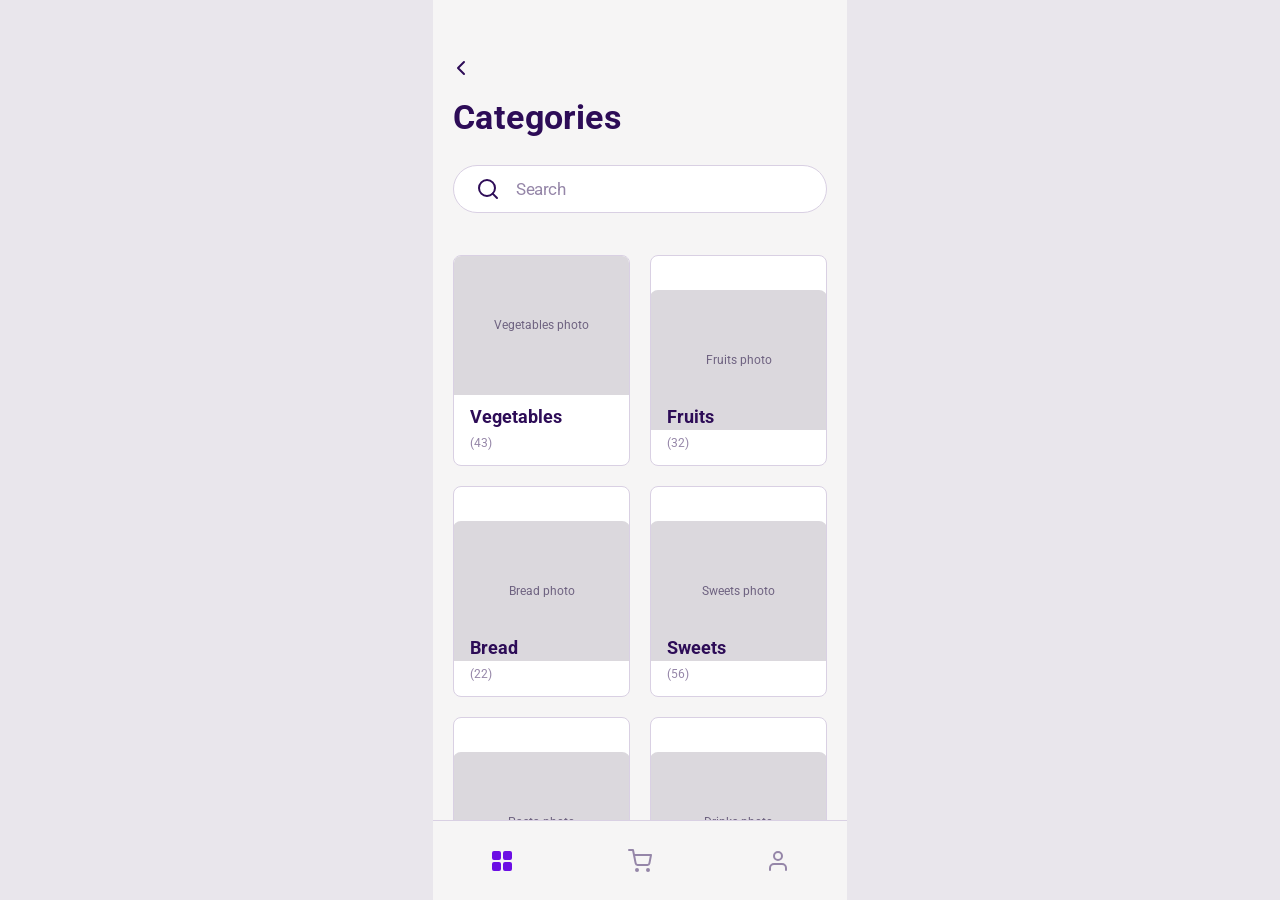
<file: index.html>
<!doctype html>
<html lang="en">
<head>
<meta charset="utf-8">
<meta name="viewport" content="width=device-width, initial-scale=1, viewport-fit=cover">
<meta name="theme-color" content="#F6F5F5">
<title>Categories · Delivery App</title>
<link rel="preconnect" href="https://fonts.googleapis.com">
<link rel="preconnect" href="https://fonts.gstatic.com" crossorigin>
<link rel="stylesheet" href="https://fonts.googleapis.com/css2?family=Roboto:wght@400;700&display=swap">
<link rel="stylesheet" href="styles.css">
<script src="app.js"></script>
</head>
<body>
<main class="screen">
  <div class="scroll">
    <div class="nav">
      <button type="button" class="back" id="back" aria-label="Back" style="background:none;border:0;padding:0;cursor:pointer">
        <svg width="24" height="24" viewBox="0 0 24 24" fill="none" stroke="currentColor" stroke-width="2" stroke-linecap="round" stroke-linejoin="round" aria-hidden="true"><polyline points="15 18 9 12 15 6"/></svg>
      </button>
    </div>

    <h1 class="large-title">Categories</h1>

    <label class="search">
      <svg width="24" height="24" viewBox="0 0 24 24" fill="none" stroke="currentColor" stroke-width="2" stroke-linecap="round" stroke-linejoin="round" aria-hidden="true"><circle cx="11" cy="11" r="8"/><line x1="21" y1="21" x2="16.65" y2="16.65"/></svg>
      <span class="visually-hidden">Search categories</span>
      <input type="search" id="q" placeholder="Search" autocomplete="off">
    </label>

    <div class="grid" id="grid"></div>
  </div>

  <nav class="tabbar" aria-label="Main">
    <a class="tab" href="index.html" aria-label="Categories" aria-current="page">
      <svg class="grid-icon" width="24" height="24" viewBox="0 0 24 24" fill="none" stroke="currentColor" stroke-width="2" stroke-linejoin="round" aria-hidden="true"><rect x="3" y="3" width="7" height="7" rx="1"/><rect x="14" y="3" width="7" height="7" rx="1"/><rect x="14" y="14" width="7" height="7" rx="1"/><rect x="3" y="14" width="7" height="7" rx="1"/></svg>
    </a>
    <button type="button" class="tab tab-cart" aria-label="Cart">
      <svg width="24" height="24" viewBox="0 0 24 24" fill="none" stroke="currentColor" stroke-width="2" stroke-linecap="round" stroke-linejoin="round" aria-hidden="true"><circle cx="9" cy="21" r="1"/><circle cx="20" cy="21" r="1"/><path d="M1 1h4l2.68 13.39a2 2 0 0 0 2 1.61h9.72a2 2 0 0 0 2-1.61L23 6H6"/></svg>
      <span class="badge" hidden>0</span>
    </button>
    <button type="button" class="tab" aria-label="Profile">
      <svg width="24" height="24" viewBox="0 0 24 24" fill="none" stroke="currentColor" stroke-width="2" stroke-linecap="round" stroke-linejoin="round" aria-hidden="true"><path d="M20 21v-2a4 4 0 0 0-4-4H8a4 4 0 0 0-4 4v2"/><circle cx="12" cy="7" r="4"/></svg>
    </button>
  </nav>
</main>

<script>
(function () {
  // To use real photos, put image files in images/ and set `image` below, e.g. image: 'images/vegetables.jpg'
  var categories = [
    { label: 'Vegetables', count: 43, href: 'vegetables.html', image: '' },
    { label: 'Fruits', count: 32, href: '', image: '' },
    { label: 'Bread', count: 22, href: '', image: '' },
    { label: 'Sweets', count: 56, href: '', image: '' },
    { label: 'Pasta', count: 43, href: '', image: '' },
    { label: 'Drinks', count: 43, href: '', image: '' }
  ];
  var grid = document.getElementById('grid');
  var q = document.getElementById('q');

  function esc(s) { return String(s).replace(/[&<>"']/g, function (c) { return { '&': '&amp;', '<': '&lt;', '>': '&gt;', '"': '&quot;', "'": '&#39;' }[c]; }); }

  function render() {
    var needle = q.value.trim().toLowerCase();
    var list = categories.filter(function (c) { return !needle || c.label.toLowerCase().indexOf(needle) !== -1; });
    if (!list.length) {
      grid.innerHTML = '<p class="empty">No categories match “' + esc(q.value) + '”</p>';
      return;
    }
    grid.innerHTML = list.map(function (c) {
      var media = c.image ? '<img src="' + esc(c.image) + '" alt="">' : esc(c.label) + ' photo';
      var inner = '<div class="media">' + media + '</div><div class="title">' + esc(c.label) + '</div><div class="meta">(' + c.count + ')</div>';
      var aria = esc(c.label + ', ' + c.count + ' items');
      return c.href
        ? '<a class="card" href="' + esc(c.href) + '" aria-label="' + aria + '">' + inner + '</a>'
        : '<button type="button" class="card" aria-label="' + aria + '">' + inner + '</button>';
    }).join('');
  }

  q.addEventListener('input', render);
  document.getElementById('back').addEventListener('click', function () { q.value = ''; render(); });
  render();
})();
</script>
</body>
</html>
</file>
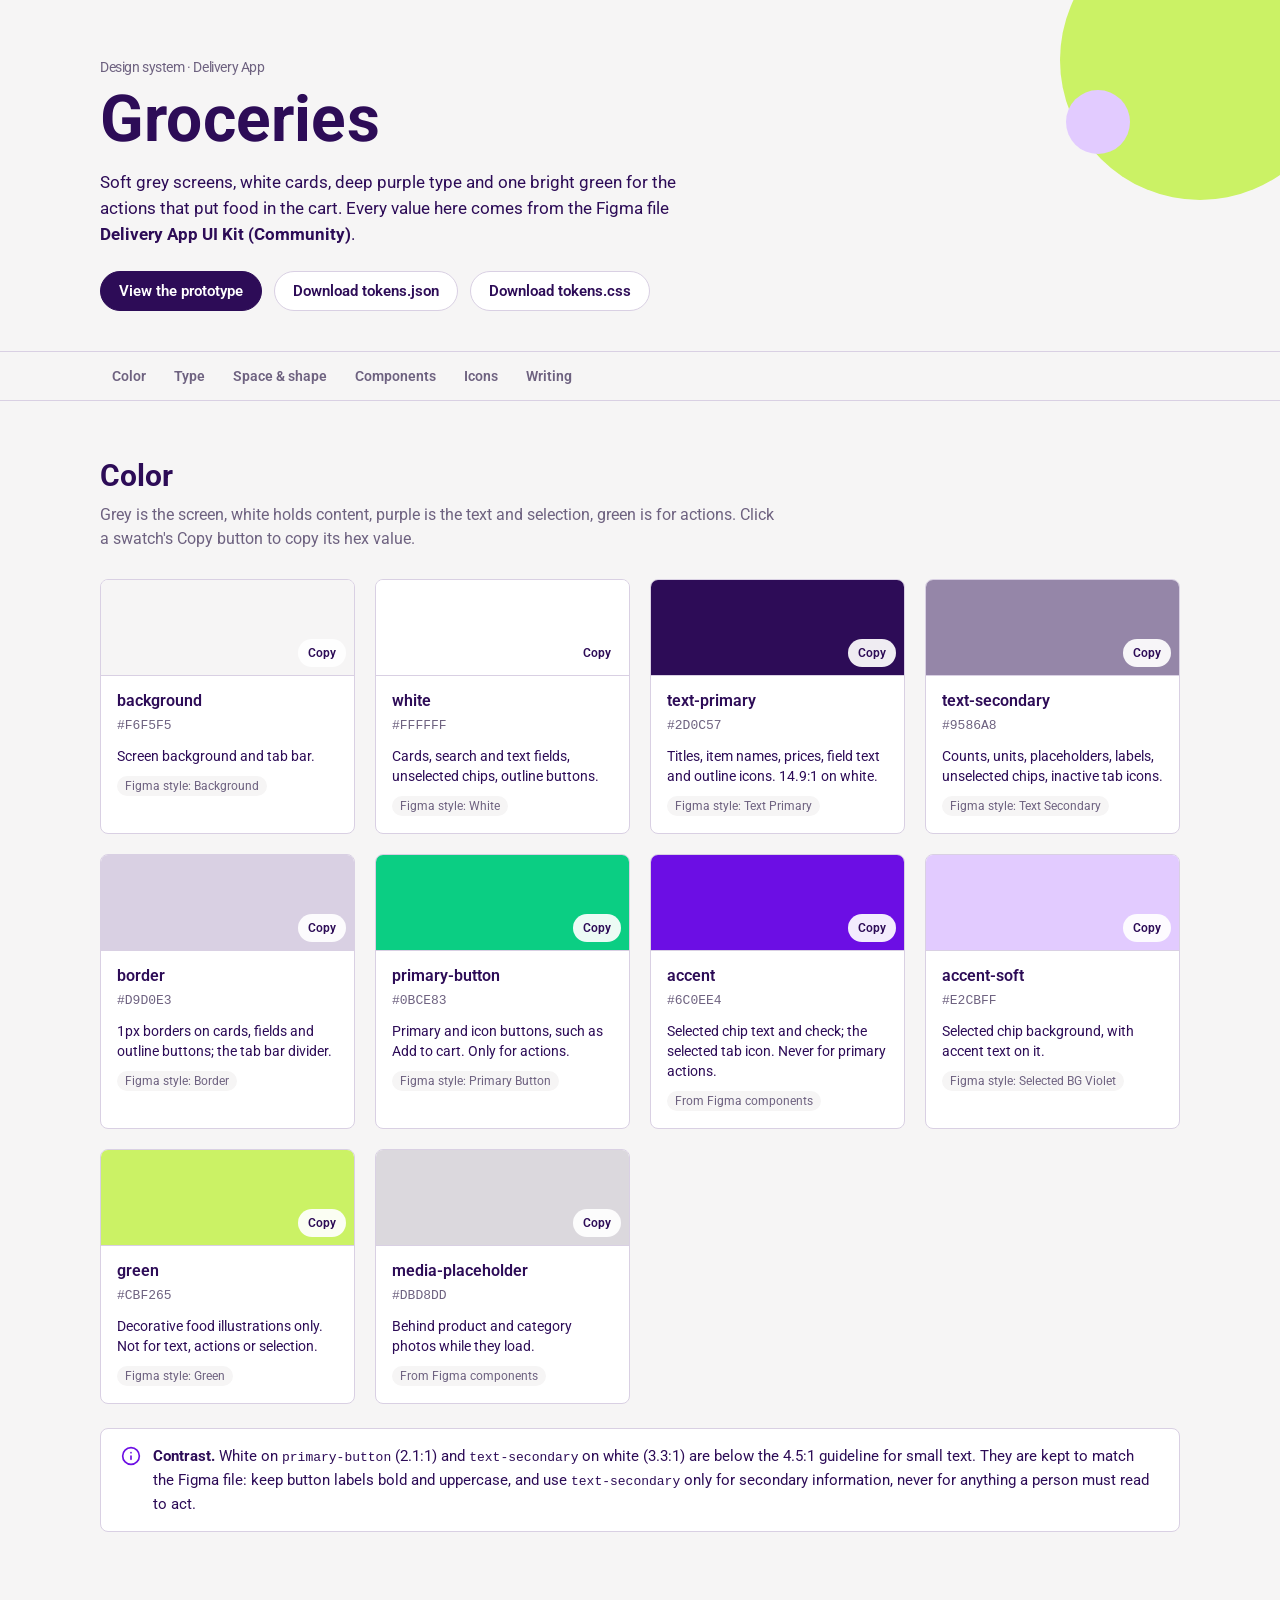
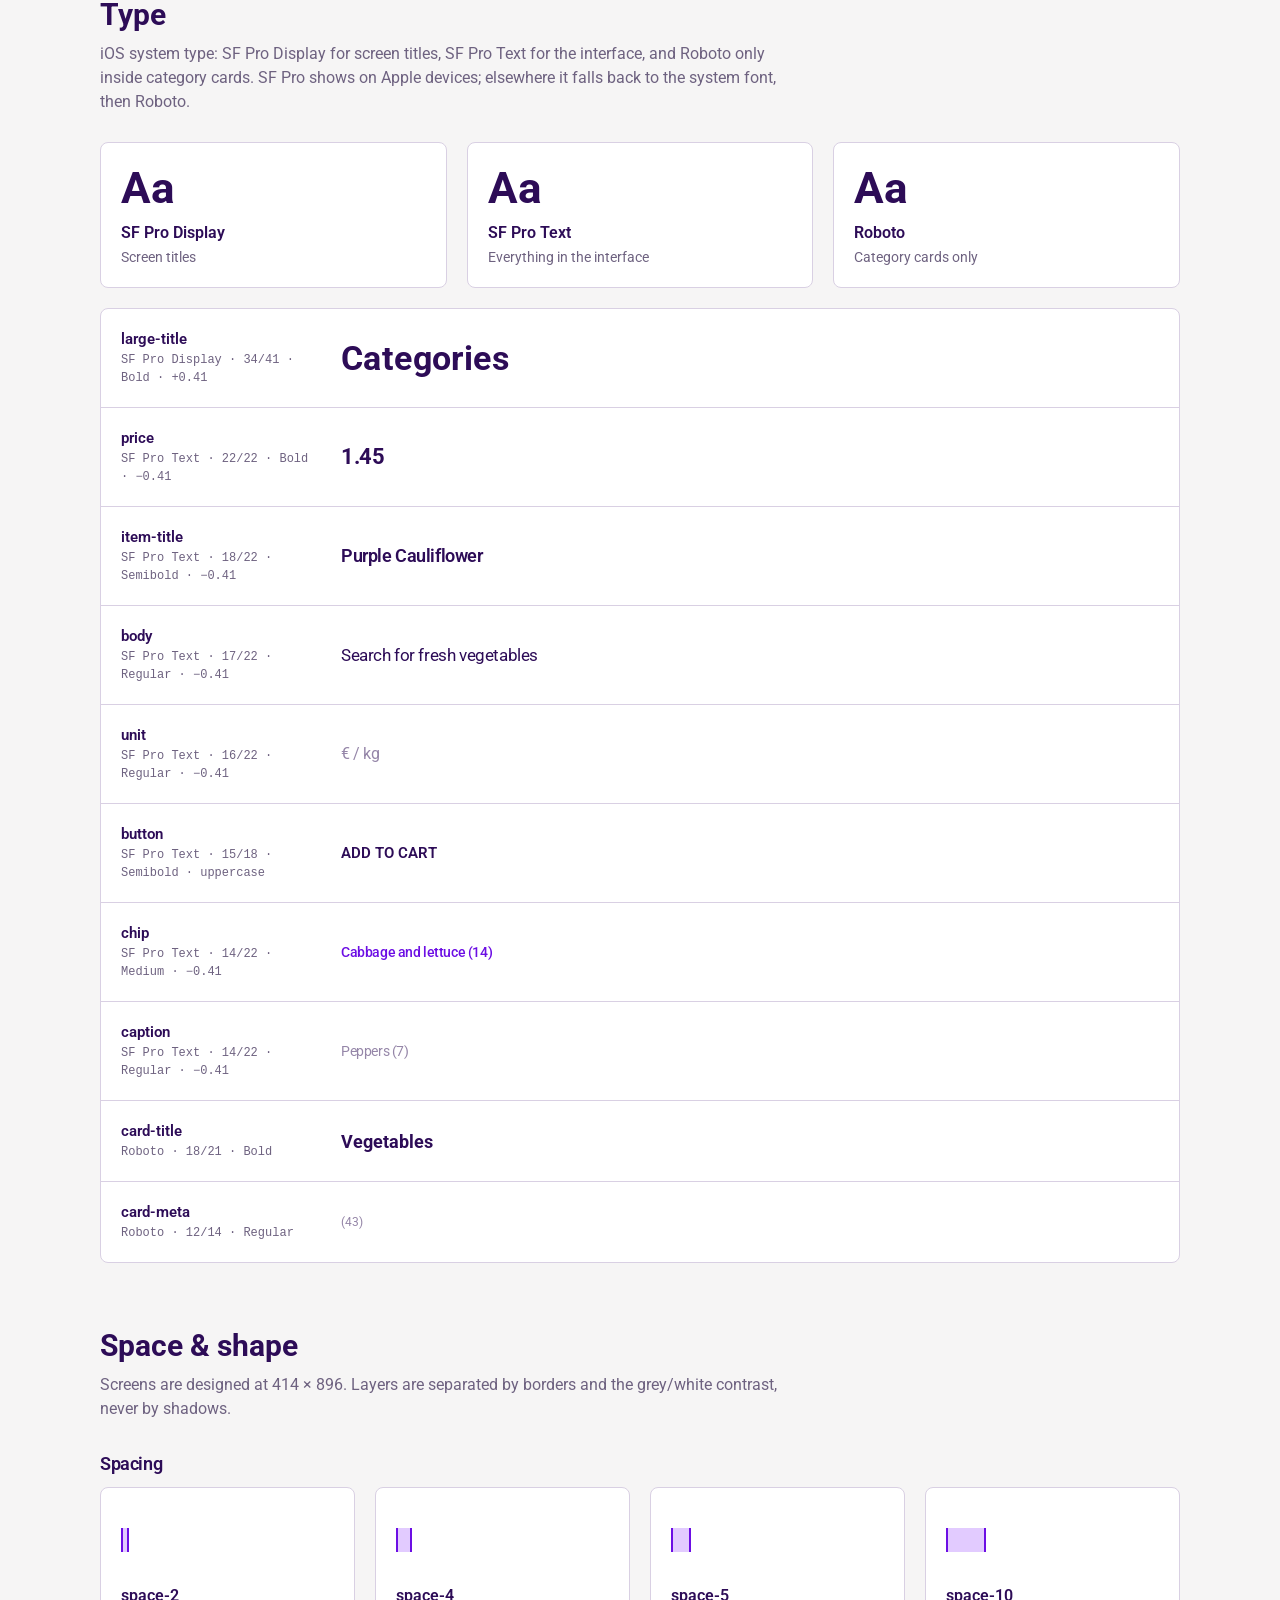
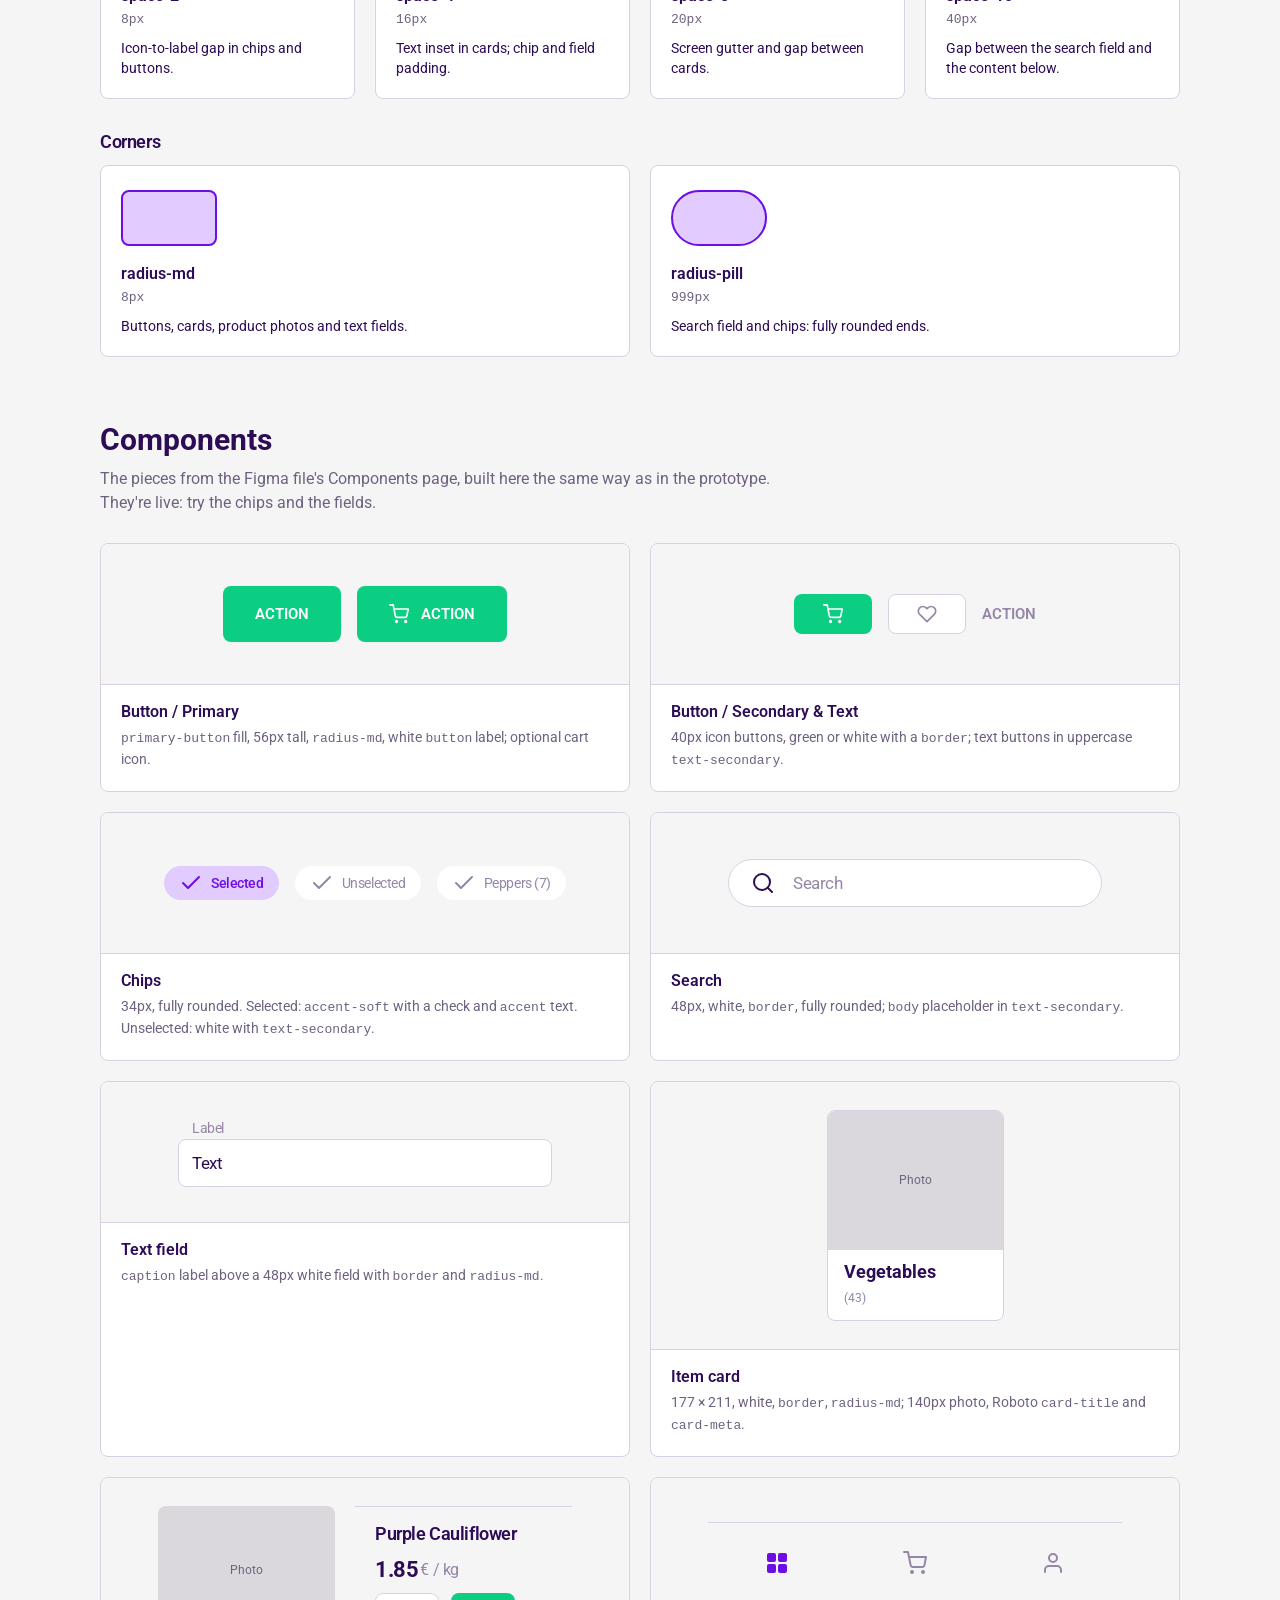
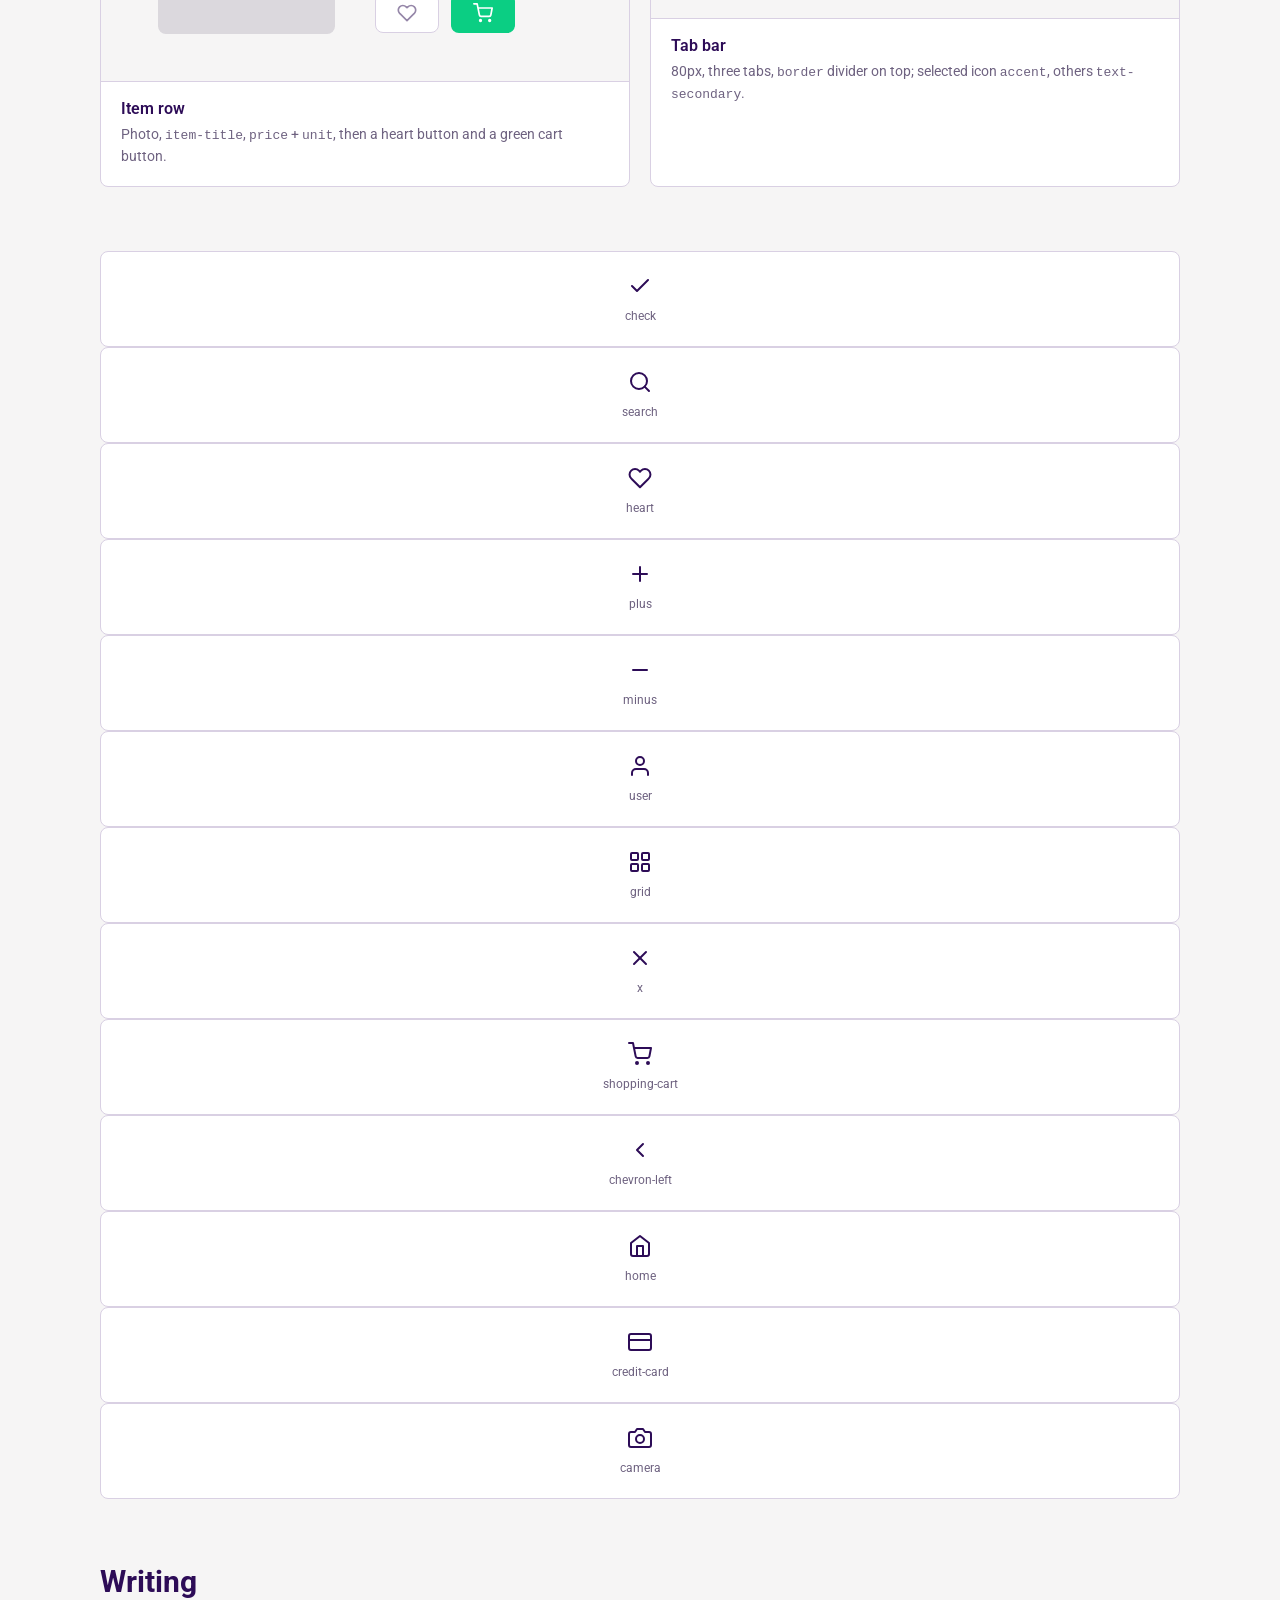
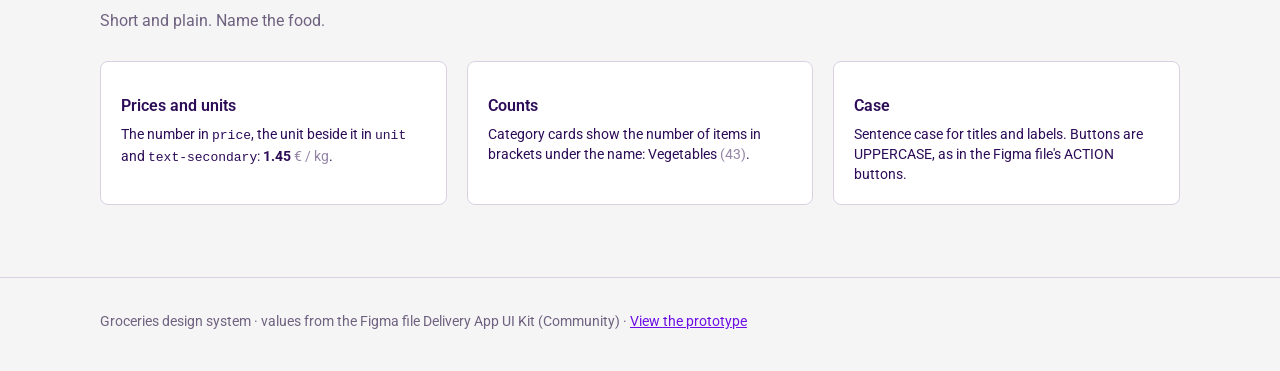
<file: design-system.html>
<!doctype html>
<html lang="en">
<head>
<meta charset="utf-8">
<meta name="viewport" content="width=device-width, initial-scale=1">
<meta name="theme-color" content="#F6F5F5">
<title>Groceries Design System</title>
<link rel="preconnect" href="https://fonts.googleapis.com">
<link rel="preconnect" href="https://fonts.gstatic.com" crossorigin>
<link rel="stylesheet" href="https://fonts.googleapis.com/css2?family=Roboto:wght@400;700&display=swap">
<style>
:root {
  --background: #F6F5F5;
  --white: #FFFFFF;
  --text-primary: #2D0C57;
  --text-secondary: #9586A8;
  --border: #D9D0E3;
  --primary-button: #0BCE83;
  --accent: #6C0EE4;
  --accent-soft: #E2CBFF;
  --green: #CBF265;
  --media-placeholder: #DBD8DD;
  --muted-ink: #6E6280;

  --font-display: "SF Pro Display", -apple-system, BlinkMacSystemFont, "Helvetica Neue", Roboto, sans-serif;
  --font-sans: "SF Pro Text", -apple-system, BlinkMacSystemFont, "Helvetica Neue", Roboto, sans-serif;
  --font-card: Roboto, -apple-system, BlinkMacSystemFont, sans-serif;
  --font-mono: ui-monospace, SFMono-Regular, Menlo, Consolas, monospace;

  --space-2: 8px; --space-4: 16px; --space-5: 20px; --space-10: 40px;
  --radius-md: 8px; --radius-pill: 999px;
}
* { box-sizing: border-box; }
html { scroll-behavior: smooth; }
body {
  margin: 0;
  background: var(--background);
  color: var(--text-primary);
  font-family: var(--font-sans);
  font-size: 16px; line-height: 24px;
  -webkit-font-smoothing: antialiased;
}
a { color: var(--accent); }
a:hover { color: var(--text-primary); }
:focus-visible { outline: 2px solid var(--accent); outline-offset: 2px; }
code { font-family: var(--font-mono); font-size: 13px; }

.wrap { max-width: 1120px; margin: 0 auto; padding: 0 var(--space-5); }

/* Header */
.hero { padding: 56px 0 40px; border-bottom: 1px solid var(--border); position: relative; overflow: hidden; }
.hero .blob { position: absolute; right: -60px; top: -80px; width: 280px; height: 280px; border-radius: 50%; background: var(--green); }
.hero .blob2 { position: absolute; right: 150px; top: 90px; width: 64px; height: 64px; border-radius: 50%; background: var(--accent-soft); }
.hero .wrap { position: relative; }
.eyebrow { margin: 0; font-size: 14px; line-height: 22px; color: var(--muted-ink); letter-spacing: -0.41px; }
h1 { margin: 8px 0 0; font-family: var(--font-display); font-size: clamp(40px, 8vw, 64px); line-height: 1.05; font-weight: 700; letter-spacing: 0.2px; }
.lede { max-width: 620px; margin: 16px 0 0; font-size: 17px; line-height: 26px; color: var(--text-primary); }
.hero-links { margin-top: 24px; display: flex; flex-wrap: wrap; gap: 12px; }
.pill-link {
  display: inline-flex; align-items: center; gap: 8px; height: 40px; padding: 0 18px;
  border-radius: var(--radius-pill); text-decoration: none; font-size: 15px; font-weight: 600;
  background: var(--white); color: var(--text-primary); border: 1px solid var(--border);
}
.pill-link.primary { background: var(--text-primary); color: var(--white); border-color: var(--text-primary); }
.pill-link:hover { color: inherit; filter: brightness(.97); }

/* Section nav */
.toc { position: sticky; top: 0; z-index: 2; background: rgba(246,245,245,.92); backdrop-filter: blur(8px); border-bottom: 1px solid var(--border); }
.toc ul { list-style: none; margin: 0; padding: 0; display: flex; gap: 4px; overflow-x: auto; scrollbar-width: none; }
.toc ul::-webkit-scrollbar { display: none; }
.toc a { display: block; padding: 12px 12px; font-size: 14px; font-weight: 600; color: var(--muted-ink); text-decoration: none; white-space: nowrap; }
.toc a:hover { color: var(--text-primary); }

section { padding: 56px 0 8px; scroll-margin-top: 48px; }
h2 { margin: 0; font-family: var(--font-display); font-size: 30px; line-height: 38px; font-weight: 700; }
.section-intro { max-width: 680px; margin: 8px 0 28px; color: var(--muted-ink); }
h3 { margin: 32px 0 12px; font-size: 18px; line-height: 22px; font-weight: 600; letter-spacing: -0.41px; }

/* Colors */
.swatches { display: grid; grid-template-columns: repeat(auto-fill, minmax(240px, 1fr)); gap: var(--space-5); }
.swatch { background: var(--white); border: 1px solid var(--border); border-radius: var(--radius-md); overflow: hidden; display: flex; flex-direction: column; }
.swatch .chip { height: 96px; border-bottom: 1px solid var(--border); position: relative; }
.swatch button.copy {
  position: absolute; right: 8px; bottom: 8px; height: 28px; padding: 0 10px; border-radius: var(--radius-pill);
  border: 0; background: rgba(255,255,255,.92); color: var(--text-primary); font: 600 12px/28px var(--font-sans); cursor: pointer;
}
.swatch .body { padding: 14px 16px 16px; }
.swatch .name { font-weight: 600; font-size: 16px; line-height: 22px; }
.swatch .hex { margin-top: 2px; font-family: var(--font-mono); font-size: 13px; color: var(--muted-ink); }
.swatch .usage { margin: 8px 0 0; font-size: 14px; line-height: 20px; color: var(--text-primary); }
.swatch .figma { display: inline-block; margin-top: 10px; font-size: 12px; line-height: 16px; padding: 2px 8px; border-radius: var(--radius-pill); background: var(--background); color: var(--muted-ink); }

.note {
  margin-top: 24px; padding: 16px 20px; background: var(--white); border: 1px solid var(--border); border-radius: var(--radius-md);
  font-size: 15px; line-height: 22px; display: flex; gap: 12px;
}
.note svg { flex: none; margin-top: 1px; color: var(--accent); }

/* Type */
.type-list { background: var(--white); border: 1px solid var(--border); border-radius: var(--radius-md); }
.type-row { display: grid; grid-template-columns: 200px minmax(0, 1fr); gap: var(--space-5); padding: 20px; border-top: 1px solid var(--border); align-items: center; }
.type-row:first-child { border-top: 0; }
.type-meta .tname { font-weight: 600; font-size: 15px; line-height: 20px; }
.type-meta .tspec { margin-top: 2px; font-family: var(--font-mono); font-size: 12px; line-height: 18px; color: var(--muted-ink); }
.type-sample { min-width: 0; overflow-wrap: anywhere; }
.families { display: grid; grid-template-columns: repeat(auto-fit, minmax(240px, 1fr)); gap: var(--space-5); margin-bottom: var(--space-5); }
.family { background: var(--white); border: 1px solid var(--border); border-radius: var(--radius-md); padding: 20px; }
.family .big { font-size: 44px; line-height: 50px; font-weight: 700; }
.family .label { margin-top: 8px; font-weight: 600; }
.family .desc { margin-top: 2px; font-size: 14px; line-height: 20px; color: var(--muted-ink); }

/* Space and radius */
.scale { display: grid; grid-template-columns: repeat(auto-fit, minmax(240px, 1fr)); gap: var(--space-5); }
.tile { background: var(--white); border: 1px solid var(--border); border-radius: var(--radius-md); padding: 20px; }
.tile .visual { height: 64px; display: flex; align-items: center; }
.bar { height: 24px; background: var(--accent-soft); border-left: 2px solid var(--accent); border-right: 2px solid var(--accent); }
.radius-demo { width: 96px; height: 56px; background: var(--accent-soft); border: 2px solid var(--accent); }
.tile .tname { margin-top: 12px; font-weight: 600; }
.tile .tspec { font-family: var(--font-mono); font-size: 13px; color: var(--muted-ink); }
.tile .usage { margin-top: 6px; font-size: 14px; line-height: 20px; }

/* Components */
.comp-grid { display: grid; grid-template-columns: repeat(auto-fit, minmax(min(100%, 420px), 1fr)); gap: var(--space-5); }
.comp { background: var(--white); border: 1px solid var(--border); border-radius: var(--radius-md); overflow: hidden; display: flex; flex-direction: column; }
.comp .stage { background: var(--background); padding: 28px 24px; display: flex; flex-wrap: wrap; gap: 16px; align-items: center; justify-content: center; min-height: 140px; }
.comp .info { padding: 16px 20px 20px; border-top: 1px solid var(--border); }
.comp .cname { font-weight: 600; font-size: 16px; line-height: 22px; }
.comp .cdesc { margin-top: 4px; font-size: 14px; line-height: 20px; color: var(--muted-ink); }

/* Live components (match the prototype) */
.btn-primary-lg {
  height: 56px; padding: 0 32px; border: 0; border-radius: var(--radius-md); cursor: pointer;
  background: var(--primary-button); color: var(--white);
  font: 600 15px/18px var(--font-sans); letter-spacing: -0.01px; text-transform: uppercase;
  display: inline-flex; align-items: center; gap: 12px;
}
.btn-sq { width: 78px; height: 40px; display: inline-flex; align-items: center; justify-content: center; padding: 0; border-radius: var(--radius-md); cursor: pointer; }
.btn-sq.green { background: var(--primary-button); border: 0; color: var(--white); }
.btn-sq.outline { background: var(--white); border: 1px solid var(--border); color: var(--text-secondary); }
.btn-text { background: none; border: 0; padding: 0; font: 600 15px/18px var(--font-sans); text-transform: uppercase; color: var(--text-secondary); cursor: pointer; }
.ds-chip { height: 34px; display: inline-flex; align-items: center; gap: 8px; padding: 0 15px; border: 0; border-radius: 24px; cursor: pointer; font: 400 14px/22px var(--font-sans); letter-spacing: -0.41px; background: var(--white); color: var(--text-secondary); white-space: nowrap; }
.ds-chip.on { background: var(--accent-soft); color: var(--accent); font-weight: 500; }
.ds-search { width: 100%; max-width: 374px; height: 48px; display: flex; align-items: center; gap: 16px; padding: 0 22px; background: var(--white); border: 1px solid var(--border); border-radius: var(--radius-pill); }
.ds-search input { flex: 1; min-width: 0; border: 0; background: transparent; font: 400 17px/22px var(--font-sans); letter-spacing: -0.41px; color: var(--text-primary); }
.ds-search input::placeholder { color: var(--text-secondary); opacity: 1; }
.ds-search input:focus { outline: none; }
.ds-search:focus-within { border-color: var(--accent); }
.ds-field { width: 100%; max-width: 374px; }
.ds-field label { display: block; margin-left: 14px; font: 400 14px/22px var(--font-sans); letter-spacing: -0.41px; color: var(--text-secondary); }
.ds-field input { display: block; width: 100%; height: 48px; padding: 0 13px; background: var(--white); border: 1px solid var(--border); border-radius: var(--radius-md); font: 400 17px/22px var(--font-sans); letter-spacing: -0.41px; color: var(--text-primary); }
.ds-field input:focus { outline: none; border-color: var(--accent); }
.ds-card { position: relative; width: 177px; height: 211px; background: var(--white); border: 1px solid var(--border); border-radius: var(--radius-md); overflow: hidden; font-family: var(--font-card); }
.ds-card .media { height: 140px; margin: -1px -1px 0; background: var(--media-placeholder); display: flex; align-items: center; justify-content: center; color: var(--muted-ink); font-size: 12px; }
.ds-card .t { position: absolute; left: 16px; top: 150px; font-weight: 700; font-size: 18px; line-height: 21px; }
.ds-card .m { position: absolute; left: 16px; top: 180px; font-size: 12px; line-height: 14px; color: var(--text-secondary); }
.ds-row { width: 100%; max-width: 414px; display: flex; gap: 20px; }
.ds-row .photo { width: 46%; max-width: 177px; height: 128px; flex: none; border-radius: var(--radius-md); background: var(--media-placeholder); display: flex; align-items: center; justify-content: center; color: var(--muted-ink); font-size: 12px; }
.ds-row .info { flex: 1; min-width: 0; display: flex; flex-direction: column; }
.ds-row .n { font: 600 18px/22px var(--font-sans); letter-spacing: -0.41px; }
.ds-row .p { margin-top: 14px; display: flex; align-items: flex-end; gap: 2px; letter-spacing: -0.41px; white-space: nowrap; }
.ds-row .p b { font-size: 22px; line-height: 22px; }
.ds-row .p span { font-size: 16px; line-height: 22px; color: var(--text-secondary); }
.ds-row .a { margin-top: auto; display: flex; gap: 12px; padding-top: 12px; }
.ds-tabbar { width: 100%; max-width: 414px; height: 80px; display: grid; grid-template-columns: repeat(3, 1fr); background: var(--background); border-top: 1px solid var(--border); }
.ds-tabbar span { display: flex; align-items: center; justify-content: center; color: var(--text-secondary); }
.ds-tabbar span.on { color: var(--accent); }
.comp.wide .stage { padding: 28px 0 0; }

/* Icons */
.icons { display: grid; grid-template-columns: repeat(auto-fill, minmax(112px, 1fr)); gap: 12px; }
.icon { background: var(--white); border: 1px solid var(--border); border-radius: var(--radius-md); height: 96px; display: flex; flex-direction: column; align-items: center; justify-content: center; gap: 10px; color: var(--text-primary); }
.icon span { font-size: 12px; line-height: 16px; color: var(--muted-ink); }

/* Footer */
footer { margin-top: 64px; padding: 32px 0 48px; border-top: 1px solid var(--border); font-size: 14px; line-height: 22px; color: var(--muted-ink); }

@media (max-width: 640px) {
  .type-row { grid-template-columns: 1fr; gap: 8px; }
  .hero .blob { width: 180px; height: 180px; right: -70px; top: -70px; }
  .hero .blob2 { display: none; }
  section { padding-top: 44px; }
}
</style>
</head>
<body>

<header class="hero">
  <div class="blob" aria-hidden="true"></div>
  <div class="blob2" aria-hidden="true"></div>
  <div class="wrap">
    <p class="eyebrow">Design system · Delivery App</p>
    <h1>Groceries</h1>
    <p class="lede">Soft grey screens, white cards, deep purple type and one bright green for the actions that put food in the cart. Every value here comes from the Figma file <strong>Delivery App UI Kit (Community)</strong>.</p>
    <div class="hero-links">
      <a class="pill-link primary" href="index.html">View the prototype</a>
      <a class="pill-link" href="tokens.json" download>Download tokens.json</a>
      <a class="pill-link" href="tokens.css" download>Download tokens.css</a>
    </div>
  </div>
</header>

<nav class="toc" aria-label="Sections">
  <div class="wrap">
    <ul>
      <li><a href="#color">Color</a></li>
      <li><a href="#type">Type</a></li>
      <li><a href="#space">Space &amp; shape</a></li>
      <li><a href="#components">Components</a></li>
      <li><a href="#icons">Icons</a></li>
      <li><a href="#writing">Writing</a></li>
    </ul>
  </div>
</nav>

<main class="wrap">

  <section id="color" aria-labelledby="color-h">
    <h2 id="color-h">Color</h2>
    <p class="section-intro">Grey is the screen, white holds content, purple is the text and selection, green is for actions. Click a swatch's Copy button to copy its hex value.</p>
    <div class="swatches" id="swatches"></div>
    <div class="note">
      <svg width="20" height="20" viewBox="0 0 24 24" fill="none" stroke="currentColor" stroke-width="2" stroke-linecap="round" stroke-linejoin="round" aria-hidden="true"><circle cx="12" cy="12" r="10"/><line x1="12" y1="16" x2="12" y2="12"/><line x1="12" y1="8" x2="12.01" y2="8"/></svg>
      <div><strong>Contrast.</strong> White on <code>primary-button</code> (2.1:1) and <code>text-secondary</code> on white (3.3:1) are below the 4.5:1 guideline for small text. They are kept to match the Figma file: keep button labels bold and uppercase, and use <code>text-secondary</code> only for secondary information, never for anything a person must read to act.</div>
    </div>
  </section>

  <section id="type" aria-labelledby="type-h">
    <h2 id="type-h">Type</h2>
    <p class="section-intro">iOS system type: SF Pro Display for screen titles, SF Pro Text for the interface, and Roboto only inside category cards. SF Pro shows on Apple devices; elsewhere it falls back to the system font, then Roboto.</p>
    <div class="families">
      <div class="family"><div class="big" style="font-family: var(--font-display)">Aa</div><div class="label">SF Pro Display</div><div class="desc">Screen titles</div></div>
      <div class="family"><div class="big" style="font-family: var(--font-sans)">Aa</div><div class="label">SF Pro Text</div><div class="desc">Everything in the interface</div></div>
      <div class="family"><div class="big" style="font-family: var(--font-card)">Aa</div><div class="label">Roboto</div><div class="desc">Category cards only</div></div>
    </div>
    <div class="type-list">
      <div class="type-row"><div class="type-meta"><div class="tname">large-title</div><div class="tspec">SF Pro Display · 34/41 · Bold · +0.41</div></div><div class="type-sample" style="font: 700 34px/41px var(--font-display); letter-spacing: .41px">Categories</div></div>
      <div class="type-row"><div class="type-meta"><div class="tname">price</div><div class="tspec">SF Pro Text · 22/22 · Bold · −0.41</div></div><div class="type-sample" style="font: 700 22px/22px var(--font-sans); letter-spacing: -.41px">1.45</div></div>
      <div class="type-row"><div class="type-meta"><div class="tname">item-title</div><div class="tspec">SF Pro Text · 18/22 · Semibold · −0.41</div></div><div class="type-sample" style="font: 600 18px/22px var(--font-sans); letter-spacing: -.41px">Purple Cauliflower</div></div>
      <div class="type-row"><div class="type-meta"><div class="tname">body</div><div class="tspec">SF Pro Text · 17/22 · Regular · −0.41</div></div><div class="type-sample" style="font: 400 17px/22px var(--font-sans); letter-spacing: -.41px">Search for fresh vegetables</div></div>
      <div class="type-row"><div class="type-meta"><div class="tname">unit</div><div class="tspec">SF Pro Text · 16/22 · Regular · −0.41</div></div><div class="type-sample" style="font: 400 16px/22px var(--font-sans); letter-spacing: -.41px; color: var(--text-secondary)">€ / kg</div></div>
      <div class="type-row"><div class="type-meta"><div class="tname">button</div><div class="tspec">SF Pro Text · 15/18 · Semibold · uppercase</div></div><div class="type-sample" style="font: 600 15px/18px var(--font-sans); text-transform: uppercase">Add to cart</div></div>
      <div class="type-row"><div class="type-meta"><div class="tname">chip</div><div class="tspec">SF Pro Text · 14/22 · Medium · −0.41</div></div><div class="type-sample" style="font: 500 14px/22px var(--font-sans); letter-spacing: -.41px; color: var(--accent)">Cabbage and lettuce (14)</div></div>
      <div class="type-row"><div class="type-meta"><div class="tname">caption</div><div class="tspec">SF Pro Text · 14/22 · Regular · −0.41</div></div><div class="type-sample" style="font: 400 14px/22px var(--font-sans); letter-spacing: -.41px; color: var(--text-secondary)">Peppers (7)</div></div>
      <div class="type-row"><div class="type-meta"><div class="tname">card-title</div><div class="tspec">Roboto · 18/21 · Bold</div></div><div class="type-sample" style="font: 700 18px/21px var(--font-card)">Vegetables</div></div>
      <div class="type-row"><div class="type-meta"><div class="tname">card-meta</div><div class="tspec">Roboto · 12/14 · Regular</div></div><div class="type-sample" style="font: 400 12px/14px var(--font-card); color: var(--text-secondary)">(43)</div></div>
    </div>
  </section>

  <section id="space" aria-labelledby="space-h">
    <h2 id="space-h">Space &amp; shape</h2>
    <p class="section-intro">Screens are designed at 414 × 896. Layers are separated by borders and the grey/white contrast, never by shadows.</p>
    <h3>Spacing</h3>
    <div class="scale">
      <div class="tile"><div class="visual"><div class="bar" style="width: 8px"></div></div><div class="tname">space-2</div><div class="tspec">8px</div><div class="usage">Icon-to-label gap in chips and buttons.</div></div>
      <div class="tile"><div class="visual"><div class="bar" style="width: 16px"></div></div><div class="tname">space-4</div><div class="tspec">16px</div><div class="usage">Text inset in cards; chip and field padding.</div></div>
      <div class="tile"><div class="visual"><div class="bar" style="width: 20px"></div></div><div class="tname">space-5</div><div class="tspec">20px</div><div class="usage">Screen gutter and gap between cards.</div></div>
      <div class="tile"><div class="visual"><div class="bar" style="width: 40px"></div></div><div class="tname">space-10</div><div class="tspec">40px</div><div class="usage">Gap between the search field and the content below.</div></div>
    </div>
    <h3>Corners</h3>
    <div class="scale">
      <div class="tile"><div class="visual"><div class="radius-demo" style="border-radius: 8px"></div></div><div class="tname">radius-md</div><div class="tspec">8px</div><div class="usage">Buttons, cards, product photos and text fields.</div></div>
      <div class="tile"><div class="visual"><div class="radius-demo" style="border-radius: 999px"></div></div><div class="tname">radius-pill</div><div class="tspec">999px</div><div class="usage">Search field and chips: fully rounded ends.</div></div>
    </div>
  </section>

  <section id="components" aria-labelledby="components-h">
    <h2 id="components-h">Components</h2>
    <p class="section-intro">The pieces from the Figma file's Components page, built here the same way as in the prototype. They're live: try the chips and the fields.</p>
    <div class="comp-grid">
      <div class="comp">
        <div class="stage">
          <button type="button" class="btn-primary-lg">Action</button>
          <button type="button" class="btn-primary-lg">
            <svg width="20" height="20" viewBox="0 0 24 24" fill="none" stroke="currentColor" stroke-width="2" stroke-linecap="round" stroke-linejoin="round" aria-hidden="true"><circle cx="9" cy="21" r="1"/><circle cx="20" cy="21" r="1"/><path d="M1 1h4l2.68 13.39a2 2 0 0 0 2 1.61h9.72a2 2 0 0 0 2-1.61L23 6H6"/></svg>
            Action
          </button>
        </div>
        <div class="info"><div class="cname">Button / Primary</div><div class="cdesc"><code>primary-button</code> fill, 56px tall, <code>radius-md</code>, white <code>button</code> label; optional cart icon.</div></div>
      </div>

      <div class="comp">
        <div class="stage">
          <button type="button" class="btn-sq green" aria-label="Add to cart"><svg width="20" height="20" viewBox="0 0 24 24" fill="none" stroke="currentColor" stroke-width="2" stroke-linecap="round" stroke-linejoin="round" aria-hidden="true"><circle cx="9" cy="21" r="1"/><circle cx="20" cy="21" r="1"/><path d="M1 1h4l2.68 13.39a2 2 0 0 0 2 1.61h9.72a2 2 0 0 0 2-1.61L23 6H6"/></svg></button>
          <button type="button" class="btn-sq outline" aria-label="Save to favorites"><svg width="20" height="20" viewBox="0 0 24 24" fill="none" stroke="currentColor" stroke-width="2" stroke-linecap="round" stroke-linejoin="round" aria-hidden="true"><path d="M20.84 4.61a5.5 5.5 0 0 0-7.78 0L12 5.67l-1.06-1.06a5.5 5.5 0 0 0-7.78 7.78l1.06 1.06L12 21.23l7.78-7.78 1.06-1.06a5.5 5.5 0 0 0 0-7.78z"/></svg></button>
          <button type="button" class="btn-text">Action</button>
        </div>
        <div class="info"><div class="cname">Button / Secondary &amp; Text</div><div class="cdesc">40px icon buttons, green or white with a <code>border</code>; text buttons in uppercase <code>text-secondary</code>.</div></div>
      </div>

      <div class="comp">
        <div class="stage" id="chip-stage">
          <button type="button" class="ds-chip on" aria-pressed="true"><svg width="24" height="24" viewBox="0 0 24 24" fill="none" stroke="currentColor" stroke-width="2" stroke-linecap="round" stroke-linejoin="round" aria-hidden="true"><polyline points="20 6 9 17 4 12"/></svg>Selected</button>
          <button type="button" class="ds-chip" aria-pressed="false"><svg width="24" height="24" viewBox="0 0 24 24" fill="none" stroke="currentColor" stroke-width="2" stroke-linecap="round" stroke-linejoin="round" aria-hidden="true" hidden><polyline points="20 6 9 17 4 12"/></svg>Unselected</button>
          <button type="button" class="ds-chip" aria-pressed="false"><svg width="24" height="24" viewBox="0 0 24 24" fill="none" stroke="currentColor" stroke-width="2" stroke-linecap="round" stroke-linejoin="round" aria-hidden="true" hidden><polyline points="20 6 9 17 4 12"/></svg>Peppers (7)</button>
        </div>
        <div class="info"><div class="cname">Chips</div><div class="cdesc">34px, fully rounded. Selected: <code>accent-soft</code> with a check and <code>accent</code> text. Unselected: white with <code>text-secondary</code>.</div></div>
      </div>

      <div class="comp">
        <div class="stage">
          <label class="ds-search">
            <svg width="24" height="24" viewBox="0 0 24 24" fill="none" stroke="currentColor" stroke-width="2" stroke-linecap="round" stroke-linejoin="round" aria-hidden="true" style="flex:none"><circle cx="11" cy="11" r="8"/><line x1="21" y1="21" x2="16.65" y2="16.65"/></svg>
            <span style="position:absolute;width:1px;height:1px;overflow:hidden;clip:rect(0 0 0 0)">Search</span>
            <input type="search" placeholder="Search">
          </label>
        </div>
        <div class="info"><div class="cname">Search</div><div class="cdesc">48px, white, <code>border</code>, fully rounded; <code>body</code> placeholder in <code>text-secondary</code>.</div></div>
      </div>

      <div class="comp">
        <div class="stage">
          <div class="ds-field"><label for="tf">Label</label><input id="tf" type="text" value="Text"></div>
        </div>
        <div class="info"><div class="cname">Text field</div><div class="cdesc"><code>caption</code> label above a 48px white field with <code>border</code> and <code>radius-md</code>.</div></div>
      </div>

      <div class="comp">
        <div class="stage">
          <div class="ds-card"><div class="media">Photo</div><div class="t">Vegetables</div><div class="m">(43)</div></div>
        </div>
        <div class="info"><div class="cname">Item card</div><div class="cdesc">177 × 211, white, <code>border</code>, <code>radius-md</code>; 140px photo, Roboto <code>card-title</code> and <code>card-meta</code>.</div></div>
      </div>

      <div class="comp">
        <div class="stage">
          <div class="ds-row">
            <div class="photo">Photo</div>
            <div class="info">
              <div class="n">Purple Cauliflower</div>
              <div class="p"><b>1.85</b><span>€ / kg</span></div>
              <div class="a">
                <button type="button" class="btn-sq outline" aria-label="Save to favorites" style="width:64px"><svg width="20" height="20" viewBox="0 0 24 24" fill="none" stroke="currentColor" stroke-width="2" stroke-linecap="round" stroke-linejoin="round" aria-hidden="true"><path d="M20.84 4.61a5.5 5.5 0 0 0-7.78 0L12 5.67l-1.06-1.06a5.5 5.5 0 0 0-7.78 7.78l1.06 1.06L12 21.23l7.78-7.78 1.06-1.06a5.5 5.5 0 0 0 0-7.78z"/></svg></button>
                <button type="button" class="btn-sq green" aria-label="Add to cart" style="width:64px"><svg width="20" height="20" viewBox="0 0 24 24" fill="none" stroke="currentColor" stroke-width="2" stroke-linecap="round" stroke-linejoin="round" aria-hidden="true"><circle cx="9" cy="21" r="1"/><circle cx="20" cy="21" r="1"/><path d="M1 1h4l2.68 13.39a2 2 0 0 0 2 1.61h9.72a2 2 0 0 0 2-1.61L23 6H6"/></svg></button>
              </div>
            </div>
          </div>
        </div>
        <div class="info"><div class="cname">Item row</div><div class="cdesc">Photo, <code>item-title</code>, <code>price</code> + <code>unit</code>, then a heart button and a green cart button.</div></div>
      </div>

      <div class="comp wide">
        <div class="stage">
          <div class="ds-tabbar" role="presentation">
            <span class="on"><svg width="24" height="24" viewBox="0 0 24 24" fill="currentColor" stroke="currentColor" stroke-width="2" stroke-linejoin="round" aria-hidden="true"><rect x="3" y="3" width="7" height="7" rx="1"/><rect x="14" y="3" width="7" height="7" rx="1"/><rect x="14" y="14" width="7" height="7" rx="1"/><rect x="3" y="14" width="7" height="7" rx="1"/></svg></span>
            <span><svg width="24" height="24" viewBox="0 0 24 24" fill="none" stroke="currentColor" stroke-width="2" stroke-linecap="round" stroke-linejoin="round" aria-hidden="true"><circle cx="9" cy="21" r="1"/><circle cx="20" cy="21" r="1"/><path d="M1 1h4l2.68 13.39a2 2 0 0 0 2 1.61h9.72a2 2 0 0 0 2-1.61L23 6H6"/></svg></span>
            <span><svg width="24" height="24" viewBox="0 0 24 24" fill="none" stroke="currentColor" stroke-width="2" stroke-linecap="round" stroke-linejoin="round" aria-hidden="true"><path d="M20 21v-2a4 4 0 0 0-4-4H8a4 4 0 0 0-4 4v2"/><circle cx="12" cy="7" r="4"/></svg></span>
          </div>
        </div>
        <div class="info"><div class="cname">Tab bar</div><div class="cdesc">80px, three tabs, <code>border</code> divider on top; selected icon <code>accent</code>, others <code>text-secondary</code>.</div></div>
      </div>
    </div>
  </section>

  <section id="icons" aria-labelledby="icons-h">
    <h2 id="icons-h">Icons</h2>
    <p class="section-intro">24px outline icons with rounded ends, in <code>text-primary</code>; white inside green buttons, <code>text-secondary</code> when inactive. These are close redraws; the originals live on the Figma file's Components page.</p>
    <div class="icons" id="icons"></div>
  </section>

  <section id="writing" aria-labelledby="writing-h">
    <h2 id="writing-h">Writing</h2>
    <p class="section-intro">Short and plain. Name the food.</p>
    <div class="scale">
      <div class="tile"><div class="tname">Prices and units</div><div class="usage">The number in <code>price</code>, the unit beside it in <code>unit</code> and <code>text-secondary</code>: <strong>1.45</strong> <span style="color: var(--text-secondary)">€ / kg</span>.</div></div>
      <div class="tile"><div class="tname">Counts</div><div class="usage">Category cards show the number of items in brackets under the name: Vegetables <span style="color: var(--text-secondary)">(43)</span>.</div></div>
      <div class="tile"><div class="tname">Case</div><div class="usage">Sentence case for titles and labels. Buttons are UPPERCASE, as in the Figma file's ACTION buttons.</div></div>
    </div>
  </section>

</main>

<footer>
  <div class="wrap">
    Groceries design system · values from the Figma file Delivery App UI Kit (Community) · <a href="index.html">View the prototype</a>
  </div>
</footer>

<script>
(function () {
  var colors = [
    { name: 'background', hex: '#F6F5F5', figma: 'Background', usage: 'Screen background and tab bar.' },
    { name: 'white', hex: '#FFFFFF', figma: 'White', usage: 'Cards, search and text fields, unselected chips, outline buttons.' },
    { name: 'text-primary', hex: '#2D0C57', figma: 'Text Primary', usage: 'Titles, item names, prices, field text and outline icons. 14.9:1 on white.' },
    { name: 'text-secondary', hex: '#9586A8', figma: 'Text Secondary', usage: 'Counts, units, placeholders, labels, unselected chips, inactive tab icons.' },
    { name: 'border', hex: '#D9D0E3', figma: 'Border', usage: '1px borders on cards, fields and outline buttons; the tab bar divider.' },
    { name: 'primary-button', hex: '#0BCE83', figma: 'Primary Button', usage: 'Primary and icon buttons, such as Add to cart. Only for actions.' },
    { name: 'accent', hex: '#6C0EE4', figma: null, usage: 'Selected chip text and check; the selected tab icon. Never for primary actions.' },
    { name: 'accent-soft', hex: '#E2CBFF', figma: 'Selected BG Violet', usage: 'Selected chip background, with accent text on it.' },
    { name: 'green', hex: '#CBF265', figma: 'Green', usage: 'Decorative food illustrations only. Not for text, actions or selection.' },
    { name: 'media-placeholder', hex: '#DBD8DD', figma: null, usage: 'Behind product and category photos while they load.' }
  ];
  function esc(s) { return String(s).replace(/[&<>"']/g, function (c) { return { '&': '&amp;', '<': '&lt;', '>': '&gt;', '"': '&quot;', "'": '&#39;' }[c]; }); }
  document.getElementById('swatches').innerHTML = colors.map(function (c) {
    return '<div class="swatch">' +
      '<div class="chip" style="background:' + c.hex + '"><button type="button" class="copy" data-hex="' + c.hex + '" aria-label="Copy ' + esc(c.name) + ' ' + c.hex + '">Copy</button></div>' +
      '<div class="body"><div class="name">' + esc(c.name) + '</div><div class="hex">' + c.hex + '</div>' +
      '<p class="usage">' + esc(c.usage) + '</p>' +
      '<span class="figma">' + (c.figma ? 'Figma style: ' + esc(c.figma) : 'From Figma components') + '</span></div></div>';
  }).join('');

  document.getElementById('swatches').addEventListener('click', function (e) {
    var b = e.target.closest('.copy');
    if (!b) return;
    var hex = b.dataset.hex;
    function done() { b.textContent = 'Copied'; setTimeout(function () { b.textContent = 'Copy'; }, 1200); }
    if (navigator.clipboard && navigator.clipboard.writeText) {
      navigator.clipboard.writeText(hex).then(done, function () { b.textContent = hex; });
    } else { b.textContent = hex; }
  });

  var stage = document.getElementById('chip-stage');
  stage.addEventListener('click', function (e) {
    var chip = e.target.closest('.ds-chip');
    if (!chip) return;
    stage.querySelectorAll('.ds-chip').forEach(function (c) {
      var on = c === chip;
      c.classList.toggle('on', on);
      c.setAttribute('aria-pressed', on ? 'true' : 'false');
      c.querySelector('svg').hidden = !on;
    });
  });

  var s = 'width="24" height="24" viewBox="0 0 24 24" fill="none" stroke="currentColor" stroke-width="2" stroke-linecap="round" stroke-linejoin="round" aria-hidden="true"';
  var icons = [
    ['check', '<polyline points="20 6 9 17 4 12"/>'],
    ['search', '<circle cx="11" cy="11" r="8"/><line x1="21" y1="21" x2="16.65" y2="16.65"/>'],
    ['heart', '<path d="M20.84 4.61a5.5 5.5 0 0 0-7.78 0L12 5.67l-1.06-1.06a5.5 5.5 0 0 0-7.78 7.78l1.06 1.06L12 21.23l7.78-7.78 1.06-1.06a5.5 5.5 0 0 0 0-7.78z"/>'],
    ['plus', '<line x1="12" y1="5" x2="12" y2="19"/><line x1="5" y1="12" x2="19" y2="12"/>'],
    ['minus', '<line x1="5" y1="12" x2="19" y2="12"/>'],
    ['user', '<path d="M20 21v-2a4 4 0 0 0-4-4H8a4 4 0 0 0-4 4v2"/><circle cx="12" cy="7" r="4"/>'],
    ['grid', '<rect x="3" y="3" width="7" height="7" rx="1"/><rect x="14" y="3" width="7" height="7" rx="1"/><rect x="14" y="14" width="7" height="7" rx="1"/><rect x="3" y="14" width="7" height="7" rx="1"/>'],
    ['x', '<line x1="18" y1="6" x2="6" y2="18"/><line x1="6" y1="6" x2="18" y2="18"/>'],
    ['shopping-cart', '<circle cx="9" cy="21" r="1"/><circle cx="20" cy="21" r="1"/><path d="M1 1h4l2.68 13.39a2 2 0 0 0 2 1.61h9.72a2 2 0 0 0 2-1.61L23 6H6"/>'],
    ['chevron-left', '<polyline points="15 18 9 12 15 6"/>'],
    ['home', '<path d="M3 9l9-7 9 7v11a2 2 0 0 1-2 2H5a2 2 0 0 1-2-2z"/><polyline points="9 22 9 12 15 12 15 22"/>'],
    ['credit-card', '<rect x="1" y="4" width="22" height="16" rx="2"/><line x1="1" y1="10" x2="23" y2="10"/>'],
    ['camera', '<path d="M23 19a2 2 0 0 1-2 2H3a2 2 0 0 1-2-2V8a2 2 0 0 1 2-2h4l2-3h6l2 3h4a2 2 0 0 1 2 2z"/><circle cx="12" cy="13" r="4"/>']
  ];
  document.getElementById('icons').innerHTML = icons.map(function (i) {
    return '<div class="icon"><svg ' + s + '>' + i[1] + '</svg><span>' + i[0] + '</span></div>';
  }).join('');
})();
</script>
</body>
</html>
</file>
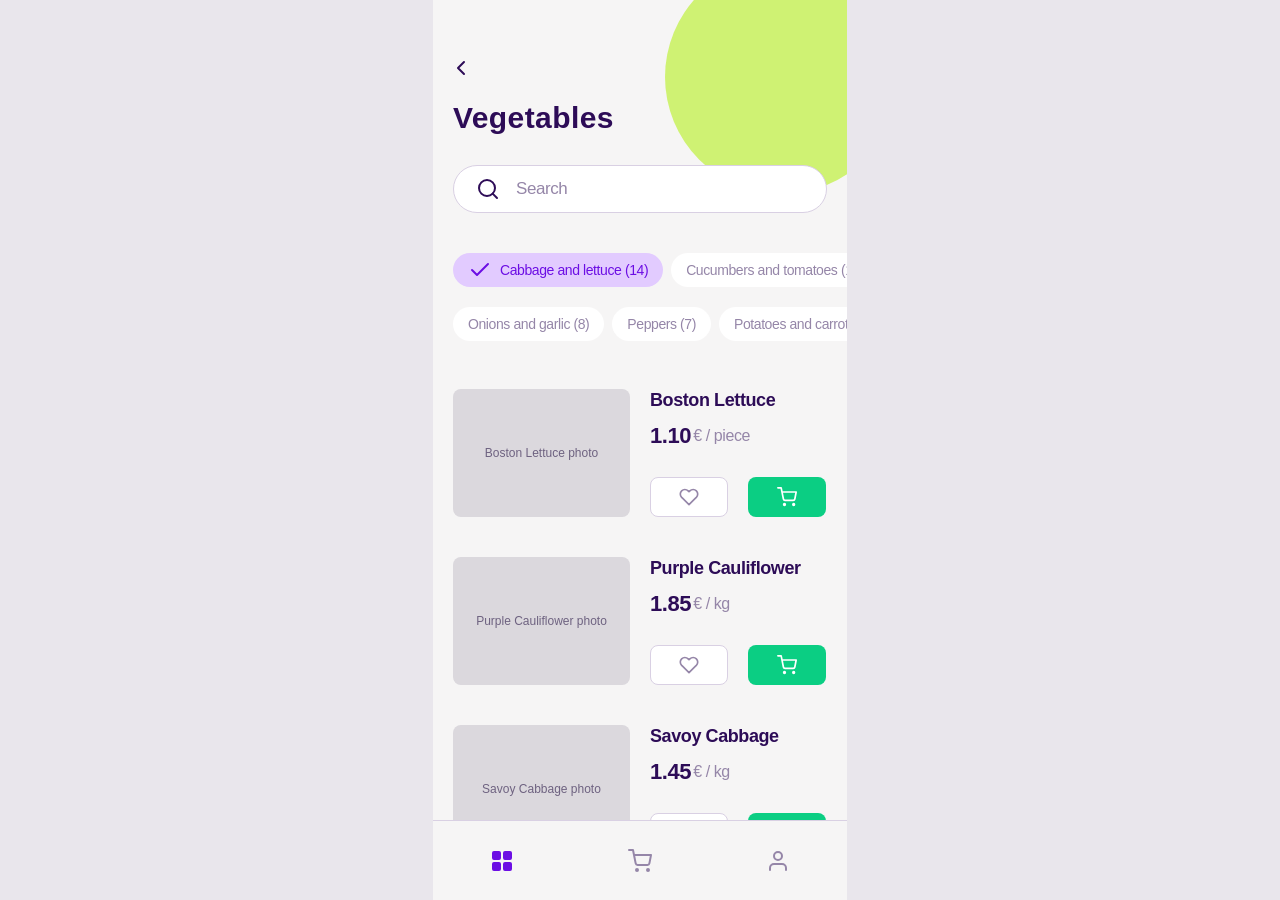
<file: vegetables.html>
<!doctype html>
<html lang="en">
<head>
<meta charset="utf-8">
<meta name="viewport" content="width=device-width, initial-scale=1, viewport-fit=cover">
<meta name="theme-color" content="#F6F5F5">
<title>Vegetables · Delivery App</title>
<link rel="stylesheet" href="styles.css">
<script src="app.js"></script>
</head>
<body>
<main class="screen">
  <div class="scroll">
    <div class="illustration" aria-hidden="true"></div>

    <div class="nav">
      <a class="back" href="index.html" aria-label="Back to categories">
        <svg width="24" height="24" viewBox="0 0 24 24" fill="none" stroke="currentColor" stroke-width="2" stroke-linecap="round" stroke-linejoin="round" aria-hidden="true"><polyline points="15 18 9 12 15 6"/></svg>
      </a>
    </div>

    <h1 class="large-title small">Vegetables</h1>

    <label class="search">
      <svg width="24" height="24" viewBox="0 0 24 24" fill="none" stroke="currentColor" stroke-width="2" stroke-linecap="round" stroke-linejoin="round" aria-hidden="true"><circle cx="11" cy="11" r="8"/><line x1="21" y1="21" x2="16.65" y2="16.65"/></svg>
      <span class="visually-hidden">Search vegetables</span>
      <input type="search" id="q" placeholder="Search" autocomplete="off">
    </label>

    <div class="chips" role="group" aria-label="Vegetable types">
      <div class="chip-rows">
        <div class="chip-row">
          <button type="button" class="chip" aria-pressed="true"><svg width="24" height="24" viewBox="0 0 24 24" fill="none" stroke="currentColor" stroke-width="2" stroke-linecap="round" stroke-linejoin="round" aria-hidden="true"><polyline points="20 6 9 17 4 12"/></svg>Cabbage and lettuce (14)</button>
          <button type="button" class="chip" aria-pressed="false"><svg width="24" height="24" viewBox="0 0 24 24" fill="none" stroke="currentColor" stroke-width="2" stroke-linecap="round" stroke-linejoin="round" aria-hidden="true"><polyline points="20 6 9 17 4 12"/></svg>Cucumbers and tomatoes (10)</button>
        </div>
        <div class="chip-row">
          <button type="button" class="chip" aria-pressed="false"><svg width="24" height="24" viewBox="0 0 24 24" fill="none" stroke="currentColor" stroke-width="2" stroke-linecap="round" stroke-linejoin="round" aria-hidden="true"><polyline points="20 6 9 17 4 12"/></svg>Onions and garlic (8)</button>
          <button type="button" class="chip" aria-pressed="false"><svg width="24" height="24" viewBox="0 0 24 24" fill="none" stroke="currentColor" stroke-width="2" stroke-linecap="round" stroke-linejoin="round" aria-hidden="true"><polyline points="20 6 9 17 4 12"/></svg>Peppers (7)</button>
          <button type="button" class="chip" aria-pressed="false"><svg width="24" height="24" viewBox="0 0 24 24" fill="none" stroke="currentColor" stroke-width="2" stroke-linecap="round" stroke-linejoin="round" aria-hidden="true"><polyline points="20 6 9 17 4 12"/></svg>Potatoes and carrots (4)</button>
        </div>
      </div>
    </div>

    <div class="items" id="items"></div>
  </div>

  <nav class="tabbar" aria-label="Main">
    <a class="tab" href="index.html" aria-label="Categories" aria-current="page">
      <svg class="grid-icon" width="24" height="24" viewBox="0 0 24 24" fill="none" stroke="currentColor" stroke-width="2" stroke-linejoin="round" aria-hidden="true"><rect x="3" y="3" width="7" height="7" rx="1"/><rect x="14" y="3" width="7" height="7" rx="1"/><rect x="14" y="14" width="7" height="7" rx="1"/><rect x="3" y="14" width="7" height="7" rx="1"/></svg>
    </a>
    <button type="button" class="tab tab-cart" aria-label="Cart">
      <svg width="24" height="24" viewBox="0 0 24 24" fill="none" stroke="currentColor" stroke-width="2" stroke-linecap="round" stroke-linejoin="round" aria-hidden="true"><circle cx="9" cy="21" r="1"/><circle cx="20" cy="21" r="1"/><path d="M1 1h4l2.68 13.39a2 2 0 0 0 2 1.61h9.72a2 2 0 0 0 2-1.61L23 6H6"/></svg>
      <span class="badge" hidden>0</span>
    </button>
    <button type="button" class="tab" aria-label="Profile">
      <svg width="24" height="24" viewBox="0 0 24 24" fill="none" stroke="currentColor" stroke-width="2" stroke-linecap="round" stroke-linejoin="round" aria-hidden="true"><path d="M20 21v-2a4 4 0 0 0-4-4H8a4 4 0 0 0-4 4v2"/><circle cx="12" cy="7" r="4"/></svg>
    </button>
  </nav>
</main>

<script>
(function () {
  // To use real photos, put image files in images/ and set `image` below, e.g. image: 'images/boston-lettuce.jpg'
  var products = [
    { id: 'lettuce', name: 'Boston Lettuce', price: '1.10', unit: '€ / piece', image: '' },
    { id: 'cauliflower', name: 'Purple Cauliflower', price: '1.85', unit: '€ / kg', image: '' },
    { id: 'savoy', name: 'Savoy Cabbage', price: '1.45', unit: '€ / kg', image: '' }
  ];
  var favs = {};
  var list = document.getElementById('items');
  var q = document.getElementById('q');

  var heart = '<svg width="20" height="20" viewBox="0 0 24 24" fill="none" stroke="currentColor" stroke-width="2" stroke-linecap="round" stroke-linejoin="round" aria-hidden="true"><path d="M20.84 4.61a5.5 5.5 0 0 0-7.78 0L12 5.67l-1.06-1.06a5.5 5.5 0 0 0-7.78 7.78l1.06 1.06L12 21.23l7.78-7.78 1.06-1.06a5.5 5.5 0 0 0 0-7.78z"/></svg>';
  var cartIcon = '<svg class="icon-cart" width="20" height="20" viewBox="0 0 24 24" fill="none" stroke="currentColor" stroke-width="2" stroke-linecap="round" stroke-linejoin="round" aria-hidden="true"><circle cx="9" cy="21" r="1"/><circle cx="20" cy="21" r="1"/><path d="M1 1h4l2.68 13.39a2 2 0 0 0 2 1.61h9.72a2 2 0 0 0 2-1.61L23 6H6"/></svg>';
  var checkIcon = '<svg class="icon-check" width="20" height="20" viewBox="0 0 24 24" fill="none" stroke="currentColor" stroke-width="2.5" stroke-linecap="round" stroke-linejoin="round" aria-hidden="true"><polyline points="20 6 9 17 4 12"/></svg>';

  function esc(s) { return String(s).replace(/[&<>"']/g, function (c) { return { '&': '&amp;', '<': '&lt;', '>': '&gt;', '"': '&quot;', "'": '&#39;' }[c]; }); }

  function render() {
    var cart = DeliveryApp.readCart();
    var needle = q.value.trim().toLowerCase();
    var shown = products.filter(function (p) { return !needle || p.name.toLowerCase().indexOf(needle) !== -1; });
    if (!shown.length) {
      list.innerHTML = '<p class="empty">No vegetables match “' + esc(q.value) + '”</p>';
      return;
    }
    list.innerHTML = shown.map(function (p) {
      var isFav = !!favs[p.id];
      var inCart = !!cart[p.id];
      var photo = p.image ? '<img src="' + esc(p.image) + '" alt="' + esc(p.name) + '">' : esc(p.name) + ' photo';
      return '<div class="item">' +
        '<div class="photo">' + photo + '</div>' +
        '<div class="info">' +
          '<div class="name">' + esc(p.name) + '</div>' +
          '<div class="price"><b>' + esc(p.price) + '</b><span>' + esc(p.unit) + '</span></div>' +
          '<div class="actions">' +
            '<button type="button" class="btn btn-outline" data-fav="' + p.id + '" aria-pressed="' + isFav + '" aria-label="' + (isFav ? 'Remove ' + esc(p.name) + ' from favorites' : 'Save ' + esc(p.name) + ' to favorites') + '">' + heart + '</button>' +
            '<button type="button" class="btn btn-primary' + (inCart ? ' in-cart' : '') + '" data-cart="' + p.id + '" aria-label="' + (inCart ? 'Remove ' + esc(p.name) + ' from cart' : 'Add ' + esc(p.name) + ' to cart') + '">' + cartIcon + checkIcon + '</button>' +
          '</div>' +
        '</div>' +
      '</div>';
    }).join('');
  }

  list.addEventListener('click', function (e) {
    var fav = e.target.closest('[data-fav]');
    var add = e.target.closest('[data-cart]');
    if (fav) { favs[fav.dataset.fav] = !favs[fav.dataset.fav]; render(); }
    if (add) {
      var cart = DeliveryApp.readCart();
      cart[add.dataset.cart] = !cart[add.dataset.cart];
      DeliveryApp.writeCart(cart);
      DeliveryApp.updateBadge(cart);
      render();
    }
  });

  document.querySelectorAll('.chip').forEach(function (chip) {
    chip.addEventListener('click', function () {
      document.querySelectorAll('.chip').forEach(function (c) { c.setAttribute('aria-pressed', c === chip ? 'true' : 'false'); });
    });
  });

  q.addEventListener('input', render);
  render();
})();
</script>
</body>
</html>
</file>
<file: styles.css>
/* Groceries design system tokens (from the Figma Delivery App UI Kit) */
:root {
  --background: #F6F5F5;
  --white: #FFFFFF;
  --text-primary: #2D0C57;
  --text-secondary: #9586A8;
  --border: #D9D0E3;
  --primary-button: #0BCE83;
  --accent: #6C0EE4;
  --accent-soft: #E2CBFF;
  --green: #CBF265;
  --media-placeholder: #DBD8DD;

  --font-display: "SF Pro Display", -apple-system, BlinkMacSystemFont, "Helvetica Neue", Roboto, sans-serif;
  --font-sans: "SF Pro Text", -apple-system, BlinkMacSystemFont, "Helvetica Neue", Roboto, sans-serif;
  --font-card: Roboto, -apple-system, BlinkMacSystemFont, sans-serif;

  --space-2: 8px;
  --space-4: 16px;
  --space-5: 20px;
  --radius-md: 8px;
  --radius-pill: 999px;
}

* { box-sizing: border-box; }

html, body { margin: 0; height: 100%; }

body {
  background: #E9E6EC;
  font-family: var(--font-sans);
  color: var(--text-primary);
  display: flex;
  justify-content: center;
  -webkit-font-smoothing: antialiased;
}

/* The phone: 414 wide, full height on a phone, framed on a desktop */
.screen {
  position: relative;
  width: 100%;
  max-width: 414px;
  height: 100vh;
  height: 100dvh;
  background: var(--background);
  overflow: hidden;
}

@media (min-width: 500px) and (min-height: 940px) {
  body { align-items: center; }
  .screen { height: 896px; border-radius: 24px; box-shadow: 0 20px 60px rgba(45, 12, 87, 0.15); }
}

.scroll {
  position: absolute;
  inset: 0;
  overflow-y: auto;
  overflow-x: hidden;
  scrollbar-width: none;
}
.scroll::-webkit-scrollbar { display: none; }

.visually-hidden {
  position: absolute; width: 1px; height: 1px; overflow: hidden; clip: rect(0 0 0 0); white-space: nowrap;
}

:focus-visible { outline: 2px solid var(--accent); outline-offset: 2px; }

/* Navigation bar */
.nav { position: relative; height: 96px; }
.back {
  position: absolute; left: 6px; top: 46px; width: 44px; height: 44px;
  display: flex; align-items: center; justify-content: center;
  color: var(--text-primary); border-radius: var(--radius-md);
}

.large-title {
  position: relative;
  margin: 1px var(--space-5) 0;
  font-family: var(--font-display);
  font-size: 34px; line-height: 41px; font-weight: 700; letter-spacing: 0.41px;
}
.large-title.small { font-size: 30px; }

/* Search */
.search {
  position: relative;
  margin: 27px var(--space-5) 0;
  height: 48px;
  display: flex; align-items: center; gap: var(--space-4);
  padding: 0 22px;
  background: var(--white);
  border: 1px solid var(--border);
  border-radius: var(--radius-pill);
  cursor: text;
}
.search:focus-within { border-color: var(--accent); }
.search svg { flex: none; }
.search input {
  flex: 1; min-width: 0; border: 0; background: transparent; padding: 0;
  font: inherit; font-size: 17px; line-height: 22px; letter-spacing: -0.41px;
  color: var(--text-primary);
}
.search input::placeholder { color: var(--text-secondary); opacity: 1; }
.search input:focus { outline: none; }
.search input::-webkit-search-cancel-button { display: none; }

/* Category grid */
.grid {
  margin: 42px var(--space-5) 0;
  padding-bottom: 120px;
  display: grid;
  grid-template-columns: repeat(2, minmax(0, 1fr));
  gap: var(--space-5);
}
.card {
  position: relative; display: block; height: 211px; width: 100%;
  padding: 0; text-align: left; text-decoration: none; cursor: pointer;
  background: var(--white);
  border: 1px solid var(--border);
  border-radius: var(--radius-md);
  overflow: hidden;
  font-family: var(--font-card);
  transition: transform .12s ease;
}
.card:active { transform: scale(.97); }
.card .media {
  height: 140px; margin: -1px -1px 0;
  background: var(--media-placeholder);
  border-radius: var(--radius-md) var(--radius-md) 0 0;
  display: flex; align-items: center; justify-content: center;
  color: #6E6280; font-size: 12px;
}
.card .media img { width: 100%; height: 100%; object-fit: cover; display: block; }
.card .title {
  position: absolute; left: 16px; top: 150px;
  font-weight: 700; font-size: 18px; line-height: 21px; color: var(--text-primary);
}
.card .meta {
  position: absolute; left: 16px; top: 180px;
  font-size: 12px; line-height: 14px; color: var(--text-secondary);
}

.empty {
  grid-column: 1 / -1;
  margin: 24px var(--space-5) 0;
  text-align: center;
  font-size: 17px; line-height: 22px; letter-spacing: -0.41px;
}

/* Illustration (Vegetables) */
.illustration {
  position: absolute; left: 232px; top: -40px; width: 234px; height: 234px;
  border-radius: 50%;
  background: var(--green);
  opacity: .9;
}

/* Chips */
.chips { margin-top: 40px; overflow-x: auto; scrollbar-width: none; padding: 0 var(--space-5); }
.chips::-webkit-scrollbar { display: none; }
.chip-rows { display: flex; flex-direction: column; gap: 20px; width: max-content; padding-right: var(--space-5); }
.chip-row { display: flex; gap: var(--space-2); }
.chip {
  height: 34px; display: flex; align-items: center; gap: var(--space-2);
  padding: 0 15px; border: 0; border-radius: 24px; cursor: pointer;
  background: var(--white); color: var(--text-secondary);
  font: inherit; font-size: 14px; line-height: 22px; letter-spacing: -0.41px; white-space: nowrap;
}
.chip svg { display: none; }
.chip[aria-pressed="true"] { background: var(--accent-soft); color: var(--accent); font-weight: 500; }
.chip[aria-pressed="true"] svg { display: block; }

/* Product rows */
.items { margin-top: 32px; padding-bottom: 96px; display: flex; flex-direction: column; gap: var(--space-2); }
.item { height: 160px; padding: 16px var(--space-5); display: flex; gap: var(--space-5); }
.item .photo {
  width: 177px; height: 128px; flex: none;
  border-radius: var(--radius-md);
  background: var(--media-placeholder);
  overflow: hidden;
  display: flex; align-items: center; justify-content: center;
  color: #6E6280; font-size: 12px;
}
.item .photo img { width: 100%; height: 100%; object-fit: cover; display: block; }
.item .info { flex: 1; min-width: 0; display: flex; flex-direction: column; }
.item .name { font-size: 18px; line-height: 22px; font-weight: 600; letter-spacing: -0.41px; }
.item .price { margin-top: 14px; display: flex; align-items: flex-end; gap: 2px; letter-spacing: -0.41px; white-space: nowrap; }
.item .price b { font-size: 22px; line-height: 22px; }
.item .price span { font-size: 16px; line-height: 22px; color: var(--text-secondary); }
.item .actions { margin-top: auto; display: flex; gap: var(--space-5); }
.btn {
  width: 78px; height: 40px; display: flex; align-items: center; justify-content: center;
  padding: 0; border-radius: var(--radius-md); cursor: pointer;
  transition: transform .12s ease;
}
.btn:active { transform: scale(.95); }
.btn-outline { background: var(--white); border: 1px solid var(--border); color: var(--text-secondary); }
.btn-outline[aria-pressed="true"] { color: var(--accent); }
.btn-outline[aria-pressed="true"] svg { fill: var(--accent); }
.btn-primary { background: var(--primary-button); border: 0; color: var(--white); }
.btn-primary .icon-check { display: none; }
.btn-primary.in-cart .icon-cart { display: none; }
.btn-primary.in-cart .icon-check { display: block; }

/* Tab bar */
.tabbar {
  position: absolute; left: 0; right: 0; bottom: 0; height: 80px;
  display: grid; grid-template-columns: repeat(3, minmax(0, 1fr));
  background: var(--background);
  border-top: 1px solid var(--border);
}
.tab {
  position: relative;
  display: flex; align-items: center; justify-content: center;
  background: none; border: 0; padding: 0; cursor: pointer;
  color: var(--text-secondary);
}
.tab[aria-current="page"] { color: var(--accent); }
.tab[aria-current="page"] .grid-icon { fill: var(--accent); }
.badge {
  position: absolute; top: 22px; left: calc(50% + 6px);
  min-width: 16px; height: 16px; padding: 0 4px;
  border-radius: var(--radius-pill);
  background: var(--primary-button); color: var(--text-primary);
  font-size: 11px; line-height: 16px; font-weight: 700; text-align: center;
}
.badge[hidden] { display: none; }
</file>
